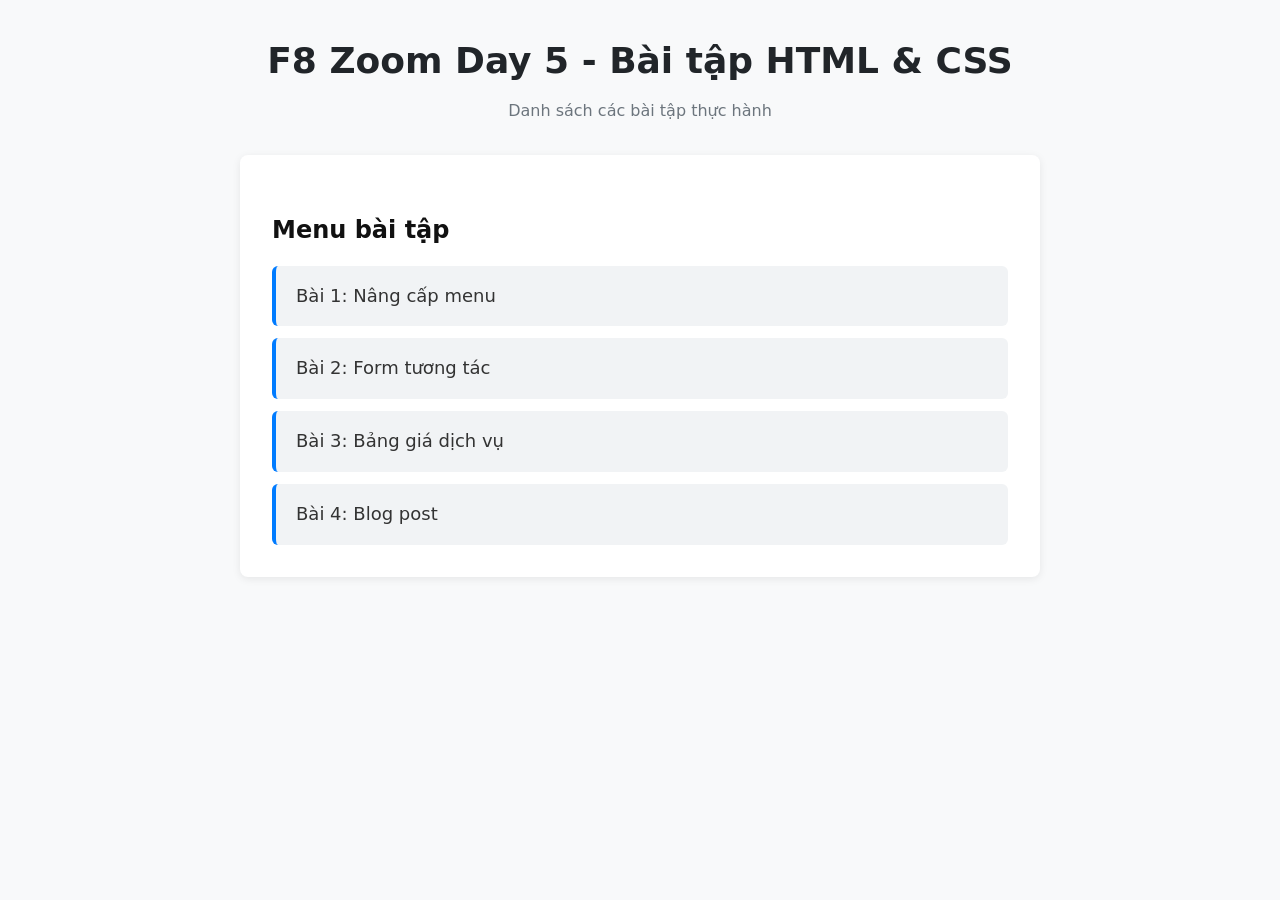
<file: index.html>
<!DOCTYPE html>
<html lang="vi">
<head>
    <meta charset="UTF-8">
    <meta name="viewport" content="width=device-width, initial-scale=1.0">
    <title>F8 Zoom Day 5 - Danh sách bài tập</title>
    <!-- Reset CSS -->
    <link rel="stylesheet" href="./css/reset.css">
    <!-- Style CSS chung -->
    <link rel="stylesheet" href="./css/style.css">
</head>
<body>
    <header class="header">
        <h1 class="page-title">F8 Zoom Day 5 - Bài tập HTML & CSS</h1>
        <p class="subtitle">Danh sách các bài tập thực hành</p>
    </header>

    <main class="container">
        <nav class="nav-menu">
            <h2 class="h2">Menu bài tập</h2>
            <ul class="exercise-list">
                <li class="exercise-item">
                    <a href="./menu-enhanced.html" class="exercise-link">Bài 1: Nâng cấp menu</a>
                </li>
                <li class="exercise-item">
                    <a href="./form-interactive.html" class="exercise-link">Bài 2: Form tương tác</a>
                </li>
                <li class="exercise-item">
                    <a href="./pricing-table.html" class="exercise-link">Bài 3: Bảng giá dịch vụ</a>
                </li>
                <li class="exercise-item">
                    <a href="./blog-post.html" class="exercise-link">Bài 4: Blog post</a>
                </li>
            </ul>
        </nav>
    </main>
</body>
</html>
</file>
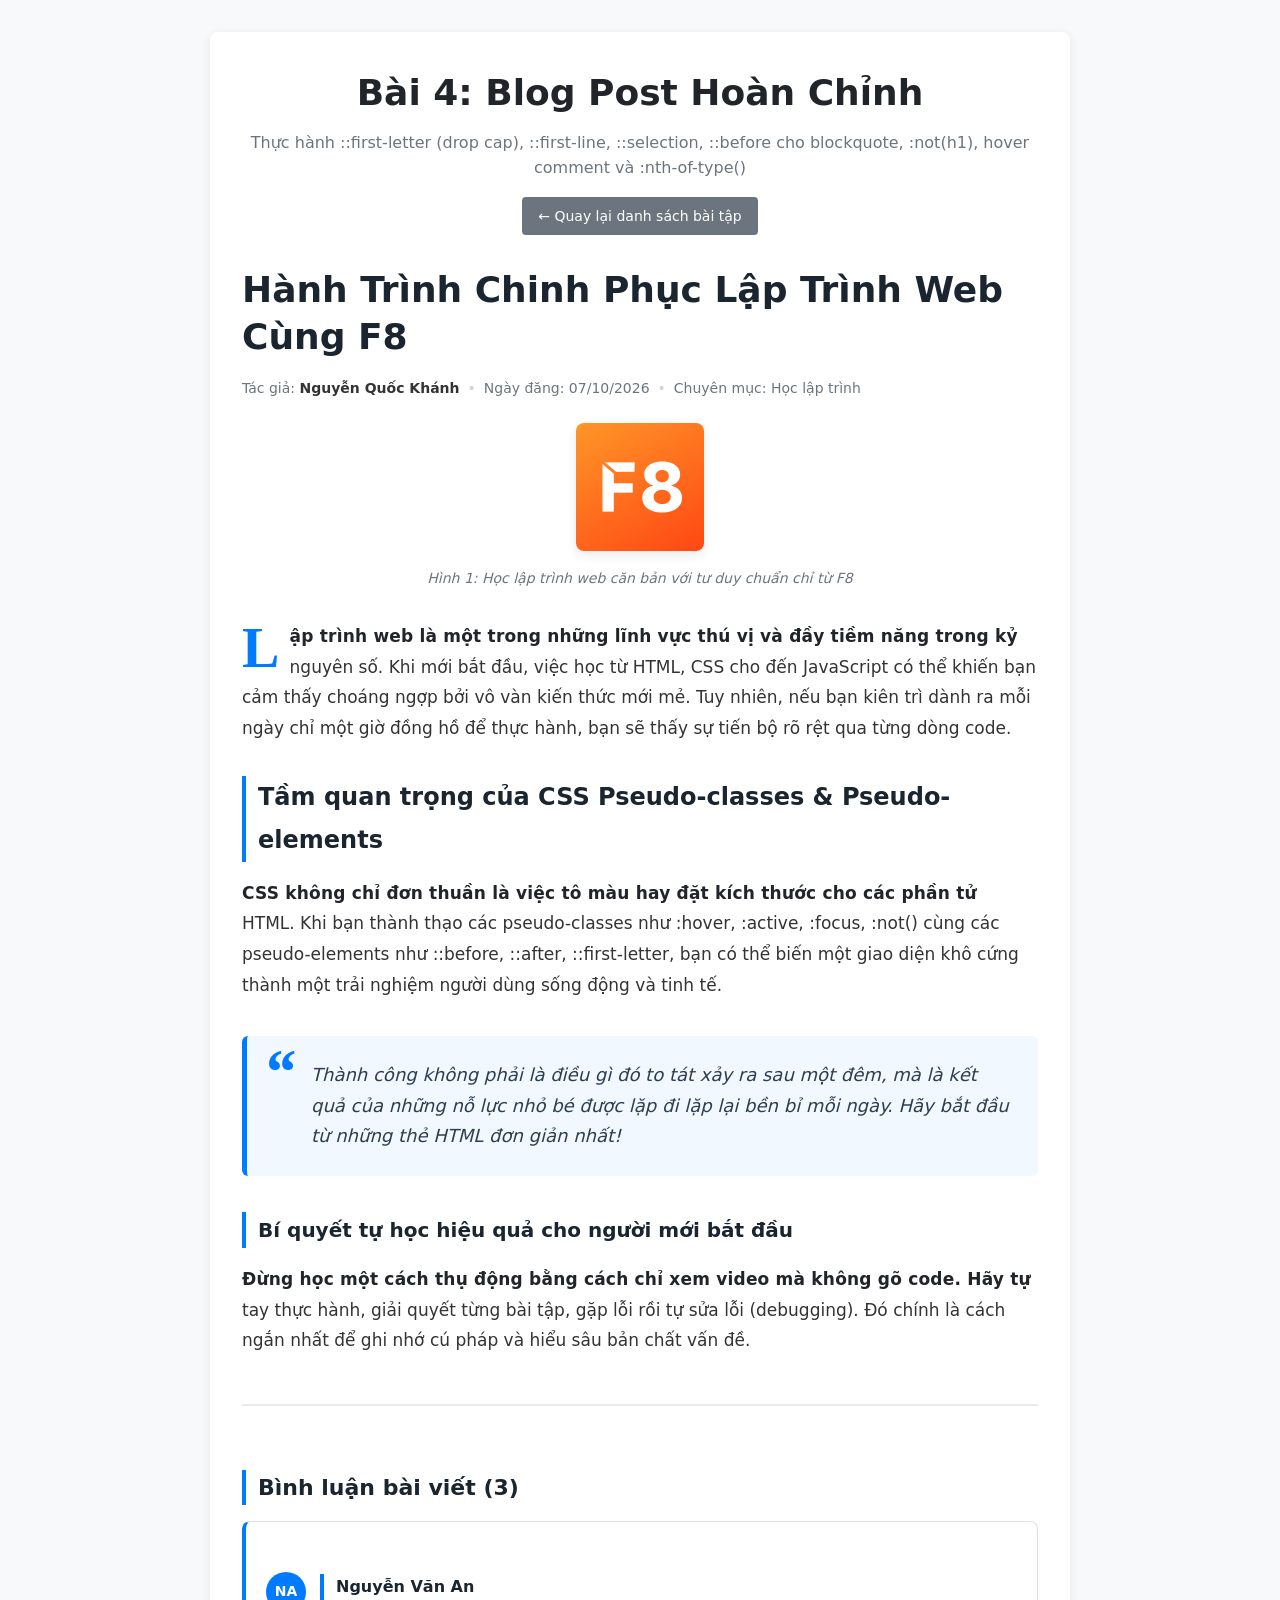
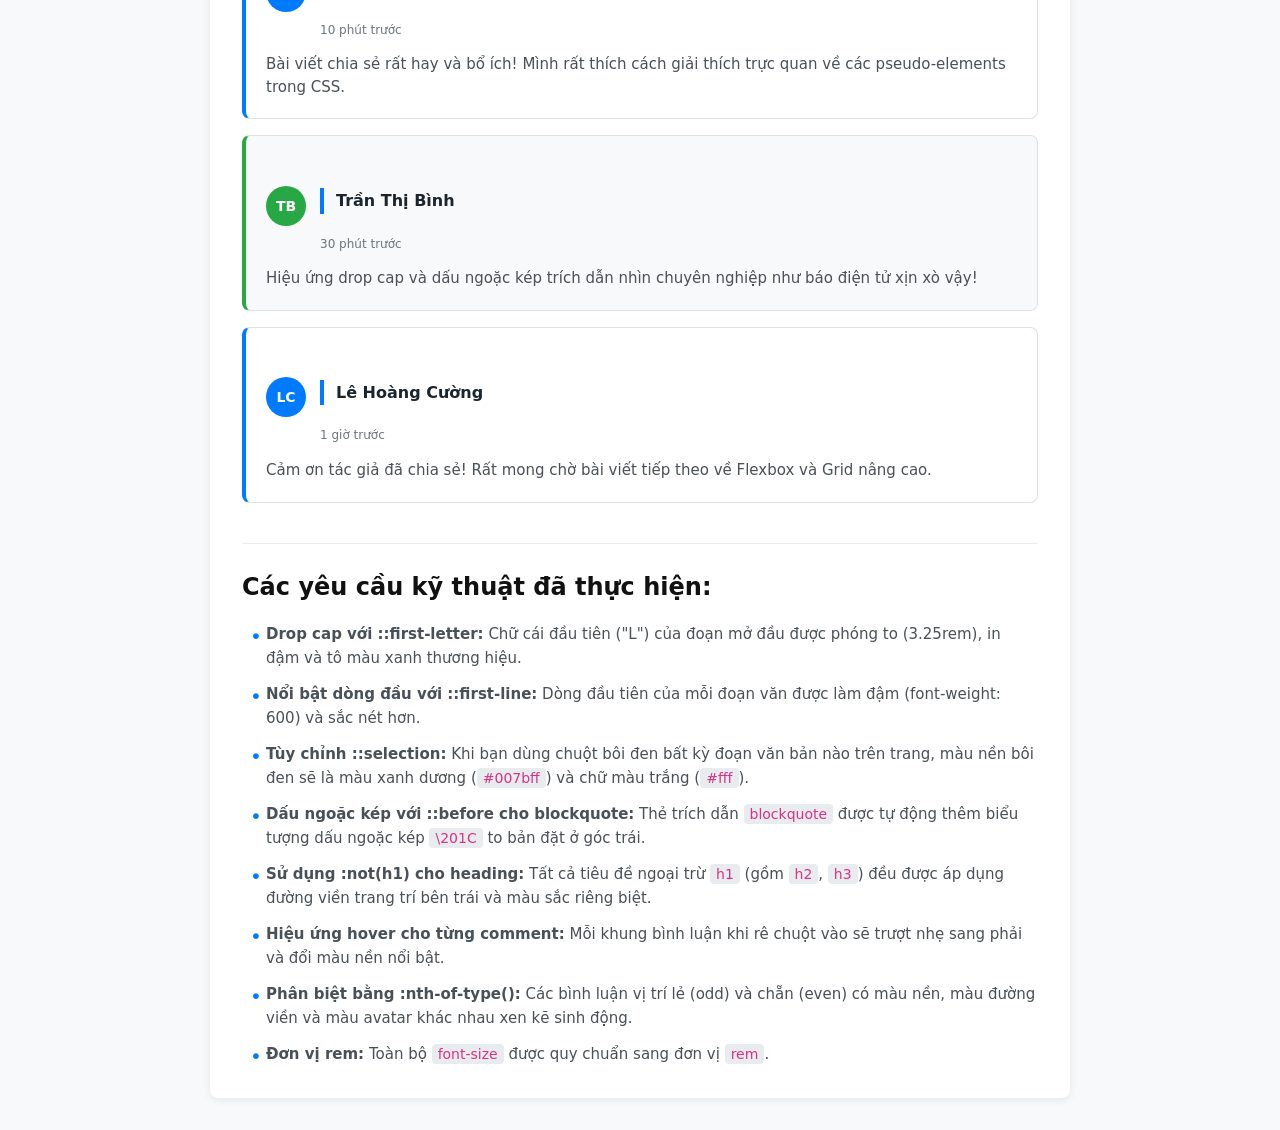
<file: blog-post.html>
<!DOCTYPE html>
<html lang="vi">
<head>
    <meta charset="UTF-8">
    <meta name="viewport" content="width=device-width, initial-scale=1.0">
    <title>Bài 4: Blog Post - F8 Zoom Day 5</title>
    <!-- Reset CSS -->
    <link rel="stylesheet" href="./css/reset.css">
    <!-- Style CSS chung và bài tập -->
    <link rel="stylesheet" href="./css/style.css">
</head>
<body>
    <div class="container container-blog">
        <header class="header">
            <h1 class="page-title">Bài 4: Blog Post Hoàn Chỉnh</h1>
            <p class="subtitle">Thực hành ::first-letter (drop cap), ::first-line, ::selection, ::before cho blockquote, :not(h1), hover comment và :nth-of-type()</p>
            <div class="back-home">
                <a href="./index.html" class="btn-back">&larr; Quay lại danh sách bài tập</a>
            </div>
        </header>

        <main>
            <!-- Khung bài viết Blog -->
            <article class="blog-article">
                <!-- Tiêu đề h1 của bài viết -->
                <h1 class="article-title">Hành Trình Chinh Phục Lập Trình Web Cùng F8</h1>
                
                <div class="article-meta">
                    <span class="meta-author">Tác giả: <strong>Nguyễn Quốc Khánh</strong></span>
                    <span class="meta-separator">•</span>
                    <span class="meta-date">Ngày đăng: 07/10/2026</span>
                    <span class="meta-separator">•</span>
                    <span class="meta-tag">Chuyên mục: Học lập trình</span>
                </div>

                <!-- Ảnh đại diện bài viết -->
                <div class="article-image-wrapper">
                    <img src="./img/img_logo.png" alt="Ảnh minh họa bài viết F8" class="article-image">
                    <p class="image-caption">Hình 1: Học lập trình web căn bản với tư duy chuẩn chỉ từ F8</p>
                </div>

                <!-- Nội dung bài viết -->
                <div class="blog-content">
                    <!-- Đoạn văn đầu tiên có Drop Cap với ::first-letter -->
                    <p class="intro-paragraph">
                        Lập trình web là một trong những lĩnh vực thú vị và đầy tiềm năng trong kỷ nguyên số. Khi mới bắt đầu, việc học từ HTML, CSS cho đến JavaScript có thể khiến bạn cảm thấy choáng ngợp bởi vô vàn kiến thức mới mẻ. Tuy nhiên, nếu bạn kiên trì dành ra mỗi ngày chỉ một giờ đồng hồ để thực hành, bạn sẽ thấy sự tiến bộ rõ rệt qua từng dòng code.
                    </p>

                    <!-- Heading h2 (được định dạng bằng :not(h1)) -->
                    <h2 class="sub-heading">Tầm quan trọng của CSS Pseudo-classes & Pseudo-elements</h2>
                    <p>
                        CSS không chỉ đơn thuần là việc tô màu hay đặt kích thước cho các phần tử HTML. Khi bạn thành thạo các pseudo-classes như <code>:hover</code>, <code>:active</code>, <code>:focus</code>, <code>:not()</code> cùng các pseudo-elements như <code>::before</code>, <code>::after</code>, <code>::first-letter</code>, bạn có thể biến một giao diện khô cứng thành một trải nghiệm người dùng sống động và tinh tế.
                    </p>

                    <!-- Đoạn trích dẫn blockquote có dấu ngoặc kép bằng ::before -->
                    <blockquote class="article-quote">
                        Thành công không phải là điều gì đó to tát xảy ra sau một đêm, mà là kết quả của những nỗ lực nhỏ bé được lặp đi lặp lại bền bỉ mỗi ngày. Hãy bắt đầu từ những thẻ HTML đơn giản nhất!
                    </blockquote>

                    <!-- Heading h3 (được định dạng bằng :not(h1)) -->
                    <h3 class="sub-heading-minor">Bí quyết tự học hiệu quả cho người mới bắt đầu</h3>
                    <p>
                        Đừng học một cách thụ động bằng cách chỉ xem video mà không gõ code. Hãy tự tay thực hành, giải quyết từng bài tập, gặp lỗi rồi tự sửa lỗi (debugging). Đó chính là cách ngắn nhất để ghi nhớ cú pháp và hiểu sâu bản chất vấn đề.
                    </p>
                </div>

                <!-- Phần bình luận (Comments) -->
                <section class="comments-section">
                    <h2 class="comments-title">Bình luận bài viết (3)</h2>
                    
                    <div class="comments-list">
                        <!-- Comment 1: nth-of-type(1) - odd -->
                        <div class="comment-item">
                            <div class="comment-header">
                                <div class="comment-avatar">NA</div>
                                <div class="comment-user-info">
                                    <h4 class="comment-author">Nguyễn Văn An</h4>
                                    <span class="comment-time">10 phút trước</span>
                                </div>
                            </div>
                            <div class="comment-body">
                                <p>Bài viết chia sẻ rất hay và bổ ích! Mình rất thích cách giải thích trực quan về các pseudo-elements trong CSS.</p>
                            </div>
                        </div>

                        <!-- Comment 2: nth-of-type(2) - even -->
                        <div class="comment-item">
                            <div class="comment-header">
                                <div class="comment-avatar">TB</div>
                                <div class="comment-user-info">
                                    <h4 class="comment-author">Trần Thị Bình</h4>
                                    <span class="comment-time">30 phút trước</span>
                                </div>
                            </div>
                            <div class="comment-body">
                                <p>Hiệu ứng drop cap và dấu ngoặc kép trích dẫn nhìn chuyên nghiệp như báo điện tử xịn xò vậy!</p>
                            </div>
                        </div>

                        <!-- Comment 3: nth-of-type(3) - odd -->
                        <div class="comment-item">
                            <div class="comment-header">
                                <div class="comment-avatar">LC</div>
                                <div class="comment-user-info">
                                    <h4 class="comment-author">Lê Hoàng Cường</h4>
                                    <span class="comment-time">1 giờ trước</span>
                                </div>
                            </div>
                            <div class="comment-body">
                                <p>Cảm ơn tác giả đã chia sẻ! Rất mong chờ bài viết tiếp theo về Flexbox và Grid nâng cao.</p>
                            </div>
                        </div>
                    </div>
                </section>
            </article>

            <!-- Mục giải thích kỹ thuật -->
            <section class="demo-content">
                <h2 class="h2">Các yêu cầu kỹ thuật đã thực hiện:</h2>
                <ul class="feature-notes">
                    <li>
                        <strong>Drop cap với ::first-letter:</strong> Chữ cái đầu tiên ("L") của đoạn mở đầu được phóng to (3.25rem), in đậm và tô màu xanh thương hiệu.
                    </li>
                    <li>
                        <strong>Nổi bật dòng đầu với ::first-line:</strong> Dòng đầu tiên của mỗi đoạn văn được làm đậm (font-weight: 600) và sắc nét hơn.
                    </li>
                    <li>
                        <strong>Tùy chỉnh ::selection:</strong> Khi bạn dùng chuột bôi đen bất kỳ đoạn văn bản nào trên trang, màu nền bôi đen sẽ là màu xanh dương (<code>#007bff</code>) và chữ màu trắng (<code>#fff</code>).
                    </li>
                    <li>
                        <strong>Dấu ngoặc kép với ::before cho blockquote:</strong> Thẻ trích dẫn <code>blockquote</code> được tự động thêm biểu tượng dấu ngoặc kép <code>\201C</code> to bản đặt ở góc trái.
                    </li>
                    <li>
                        <strong>Sử dụng :not(h1) cho heading:</strong> Tất cả tiêu đề ngoại trừ <code>h1</code> (gồm <code>h2</code>, <code>h3</code>) đều được áp dụng đường viền trang trí bên trái và màu sắc riêng biệt.
                    </li>
                    <li>
                        <strong>Hiệu ứng hover cho từng comment:</strong> Mỗi khung bình luận khi rê chuột vào sẽ trượt nhẹ sang phải và đổi màu nền nổi bật.
                    </li>
                    <li>
                        <strong>Phân biệt bằng :nth-of-type():</strong> Các bình luận vị trí lẻ (odd) và chẵn (even) có màu nền, màu đường viền và màu avatar khác nhau xen kẽ sinh động.
                    </li>
                    <li>
                        <strong>Đơn vị rem:</strong> Toàn bộ <code>font-size</code> được quy chuẩn sang đơn vị <code>rem</code>.
                    </li>
                </ul>
            </section>
        </main>
    </div>
</body>
</html>
</file>
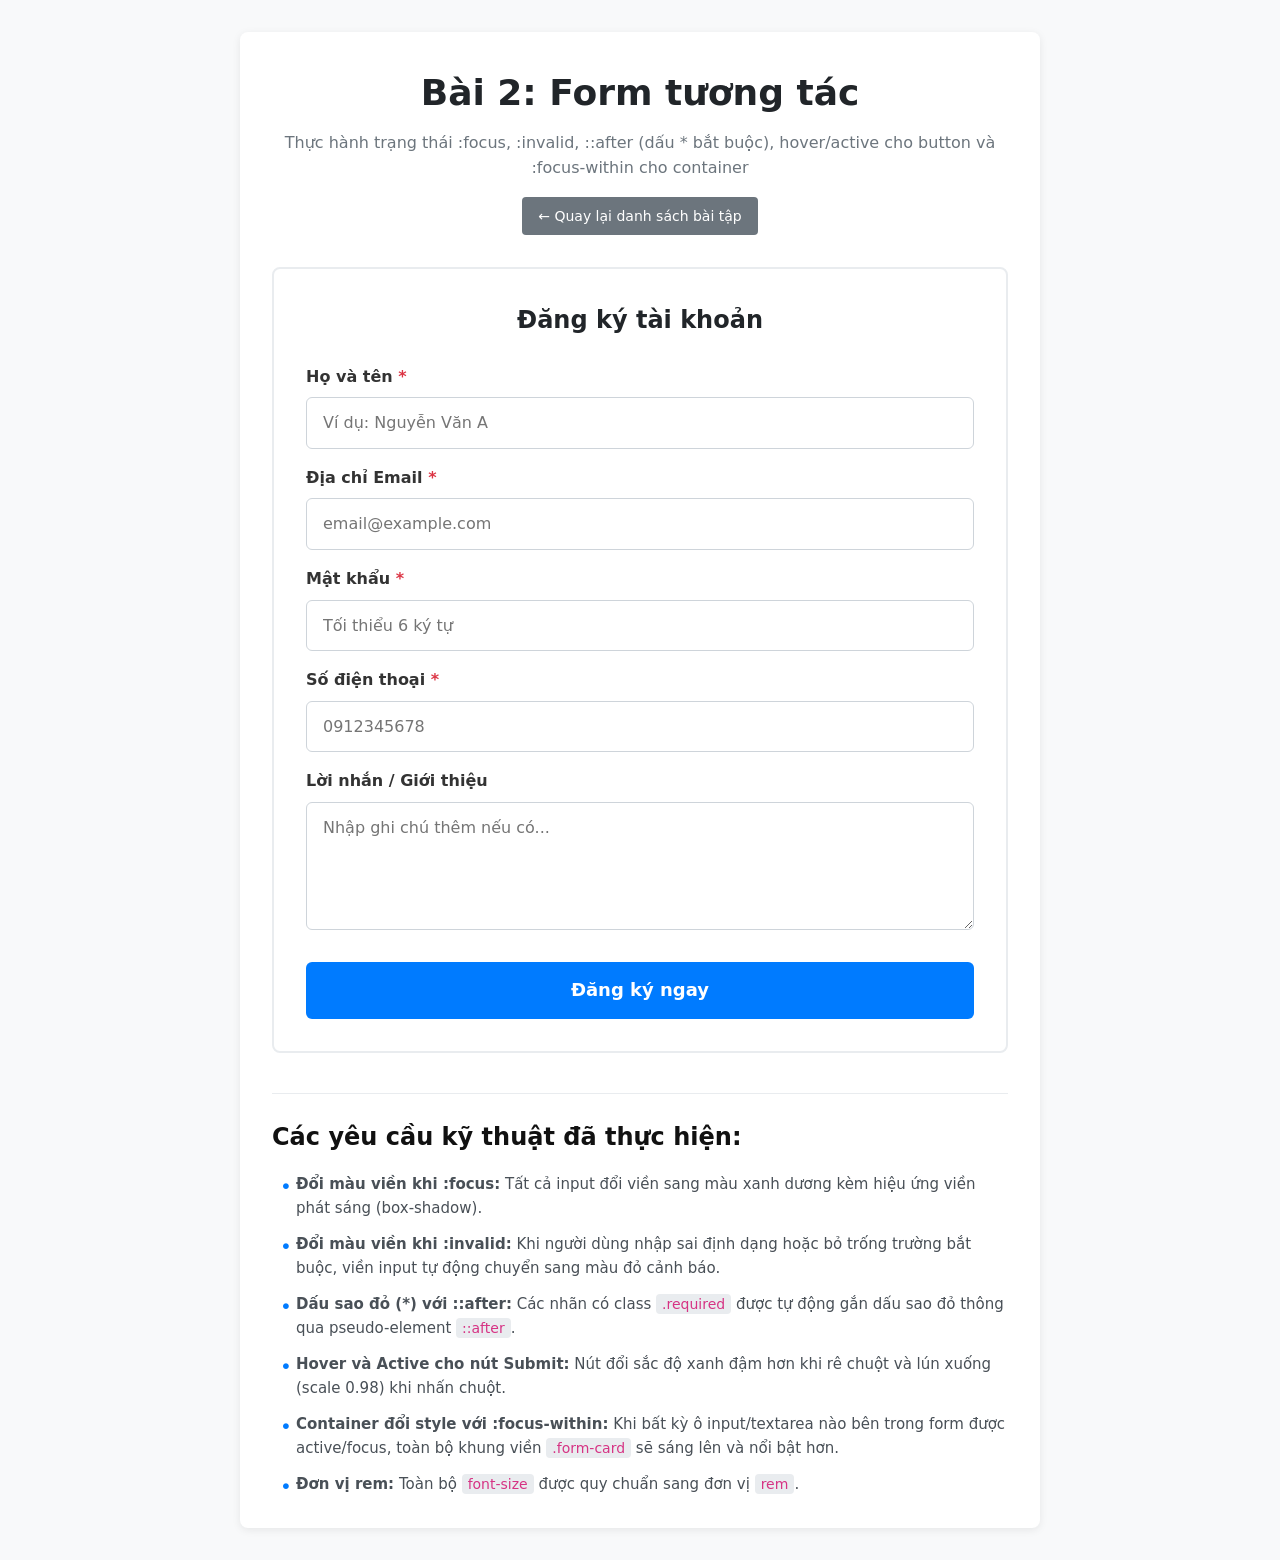
<file: form-interactive.html>
<!DOCTYPE html>
<html lang="vi">
<head>
    <meta charset="UTF-8">
    <meta name="viewport" content="width=device-width, initial-scale=1.0">
    <title>Bài 2: Form tương tác - F8 Zoom Day 5</title>
    <!-- Reset CSS -->
    <link rel="stylesheet" href="./css/reset.css">
    <!-- Style CSS chung và bài tập -->
    <link rel="stylesheet" href="./css/style.css">
</head>
<body>
    <div class="container">
        <header class="header">
            <h1 class="page-title">Bài 2: Form tương tác</h1>
            <p class="subtitle">Thực hành trạng thái :focus, :invalid, ::after (dấu * bắt buộc), hover/active cho button và :focus-within cho container</p>
            <div class="back-home">
                <a href="./index.html" class="btn-back">&larr; Quay lại danh sách bài tập</a>
            </div>
        </header>

        <main>
            <!-- Form Card Container với hiệu ứng :focus-within -->
            <div class="form-card">
                <form action="#" method="post" class="interactive-form" novalidate>
                    <h2 class="h2 form-heading">Đăng ký tài khoản</h2>

                    <!-- Họ và tên (Bắt buộc) -->
                    <div class="form-group">
                        <label for="fullname" class="form-label required">Họ và tên</label>
                        <input 
                            type="text" 
                            id="fullname" 
                            name="fullname" 
                            class="text-input" 
                            placeholder="Ví dụ: Nguyễn Văn A" 
                            required 
                            minlength="2"
                        >
                        <span class="input-hint">Họ tên phải có ít nhất 2 ký tự</span>
                    </div>

                    <!-- Email (Bắt buộc, kiểm tra định dạng email) -->
                    <div class="form-group">
                        <label for="email" class="form-label required">Địa chỉ Email</label>
                        <input 
                            type="email" 
                            id="email" 
                            name="email" 
                            class="text-input" 
                            placeholder="email@example.com" 
                            required
                        >
                        <span class="input-hint">Vui lòng nhập đúng định dạng email (ví dụ: name@domain.com)</span>
                    </div>

                    <!-- Mật khẩu (Bắt buộc, tối thiểu 6 ký tự) -->
                    <div class="form-group">
                        <label for="password" class="form-label required">Mật khẩu</label>
                        <input 
                            type="password" 
                            id="password" 
                            name="password" 
                            class="text-input" 
                            placeholder="Tối thiểu 6 ký tự" 
                            required 
                            minlength="6"
                        >
                        <span class="input-hint">Mật khẩu tối thiểu 6 ký tự</span>
                    </div>

                    <!-- Số điện thoại (Bắt buộc, pattern 10 số) -->
                    <div class="form-group">
                        <label for="phone" class="form-label required">Số điện thoại</label>
                        <input 
                            type="tel" 
                            id="phone" 
                            name="phone" 
                            class="text-input" 
                            placeholder="0912345678" 
                            pattern="0[0-9]{9}" 
                            required
                        >
                        <span class="input-hint">Số điện thoại 10 chữ số bắt đầu bằng số 0</span>
                    </div>

                    <!-- Lời nhắn (Không bắt buộc) -->
                    <div class="form-group">
                        <label for="message" class="form-label">Lời nhắn / Giới thiệu</label>
                        <textarea 
                            id="message" 
                            name="message" 
                            class="text-input text-area" 
                            rows="4" 
                            placeholder="Nhập ghi chú thêm nếu có..."
                        ></textarea>
                    </div>

                    <!-- Nút submit với hiệu ứng hover và active -->
                    <button type="submit" class="btn btn-submit">Đăng ký ngay</button>
                </form>
            </div>

            <!-- Mục giải thích kỹ thuật -->
            <section class="demo-content">
                <h2 class="h2">Các yêu cầu kỹ thuật đã thực hiện:</h2>
                <ul class="feature-notes">
                    <li>
                        <strong>Đổi màu viền khi :focus:</strong> Tất cả input đổi viền sang màu xanh dương kèm hiệu ứng viền phát sáng (box-shadow).
                    </li>
                    <li>
                        <strong>Đổi màu viền khi :invalid:</strong> Khi người dùng nhập sai định dạng hoặc bỏ trống trường bắt buộc, viền input tự động chuyển sang màu đỏ cảnh báo.
                    </li>
                    <li>
                        <strong>Dấu sao đỏ (*) với ::after:</strong> Các nhãn có class <code>.required</code> được tự động gắn dấu sao đỏ thông qua pseudo-element <code>::after</code>.
                    </li>
                    <li>
                        <strong>Hover và Active cho nút Submit:</strong> Nút đổi sắc độ xanh đậm hơn khi rê chuột và lún xuống (scale 0.98) khi nhấn chuột.
                    </li>
                    <li>
                        <strong>Container đổi style với :focus-within:</strong> Khi bất kỳ ô input/textarea nào bên trong form được active/focus, toàn bộ khung viền <code>.form-card</code> sẽ sáng lên và nổi bật hơn.
                    </li>
                    <li>
                        <strong>Đơn vị rem:</strong> Toàn bộ <code>font-size</code> được quy chuẩn sang đơn vị <code>rem</code>.
                    </li>
                </ul>
            </section>
        </main>
    </div>
</body>
</html>
</file>
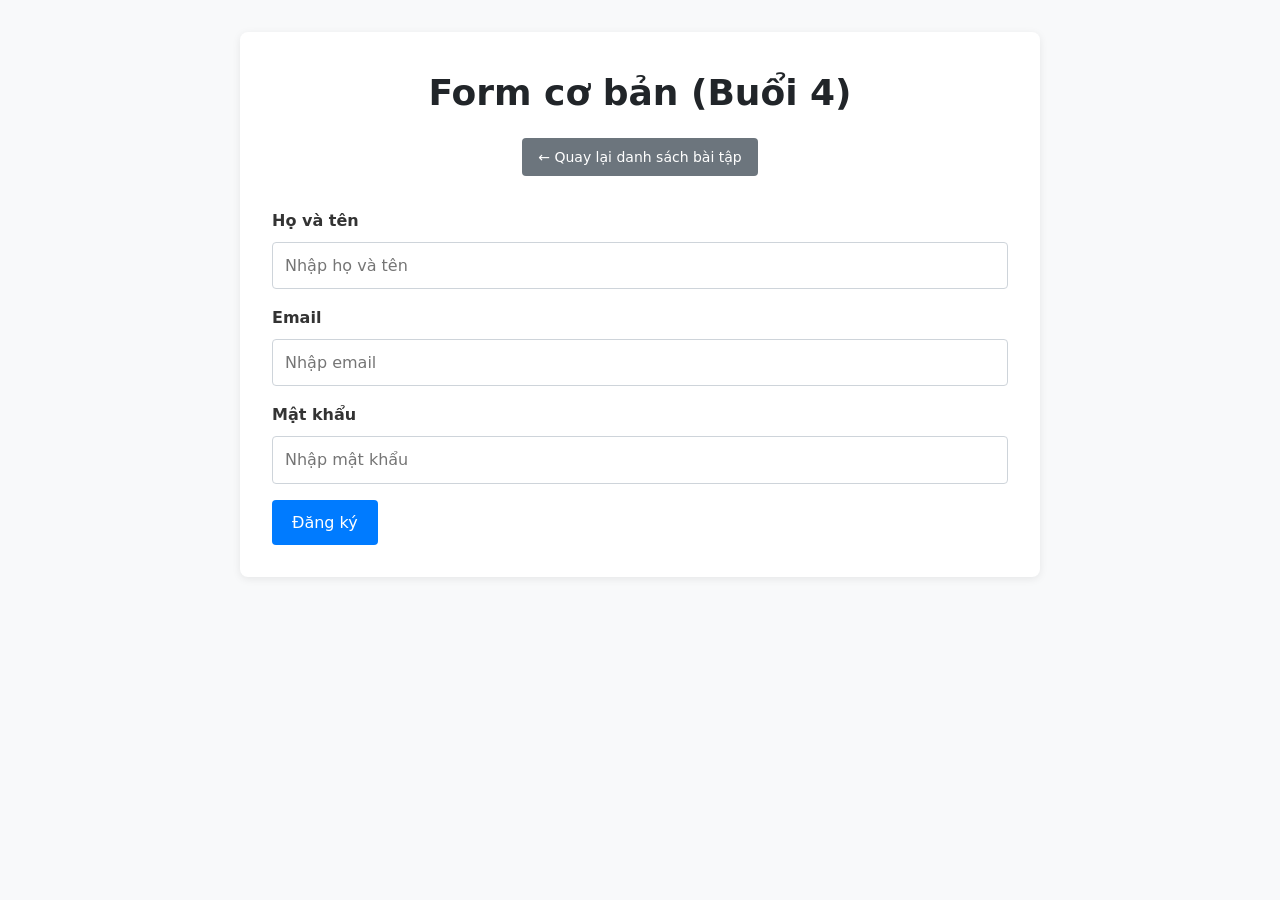
<file: form.html>
<!DOCTYPE html>
<html lang="vi">
<head>
    <meta charset="UTF-8">
    <meta name="viewport" content="width=device-width, initial-scale=1.0">
    <title>Form cơ bản - Buổi 4</title>
    <!-- Reset CSS -->
    <link rel="stylesheet" href="./css/reset.css">
    <!-- Style CSS -->
    <link rel="stylesheet" href="./css/style.css">
</head>
<body>
    <div class="container">
        <header class="header">
            <h1 class="page-title">Form cơ bản (Buổi 4)</h1>
            <div class="back-home">
                <a href="./index.html" class="btn-back">&larr; Quay lại danh sách bài tập</a>
            </div>
        </header>

        <main>
            <form action="" method="post" class="basic-form">
                <div class="form-group">
                    <label for="basic-fullname" class="form-label">Họ và tên</label>
                    <input type="text" id="basic-fullname" class="text-input" placeholder="Nhập họ và tên">
                </div>

                <div class="form-group">
                    <label for="basic-email" class="form-label">Email</label>
                    <input type="email" id="basic-email" class="text-input" placeholder="Nhập email">
                </div>

                <div class="form-group">
                    <label for="basic-password" class="form-label">Mật khẩu</label>
                    <input type="password" id="basic-password" class="text-input" placeholder="Nhập mật khẩu">
                </div>

                <button type="submit" class="btn">Đăng ký</button>
            </form>
        </main>
    </div>
</body>
</html>
</file>
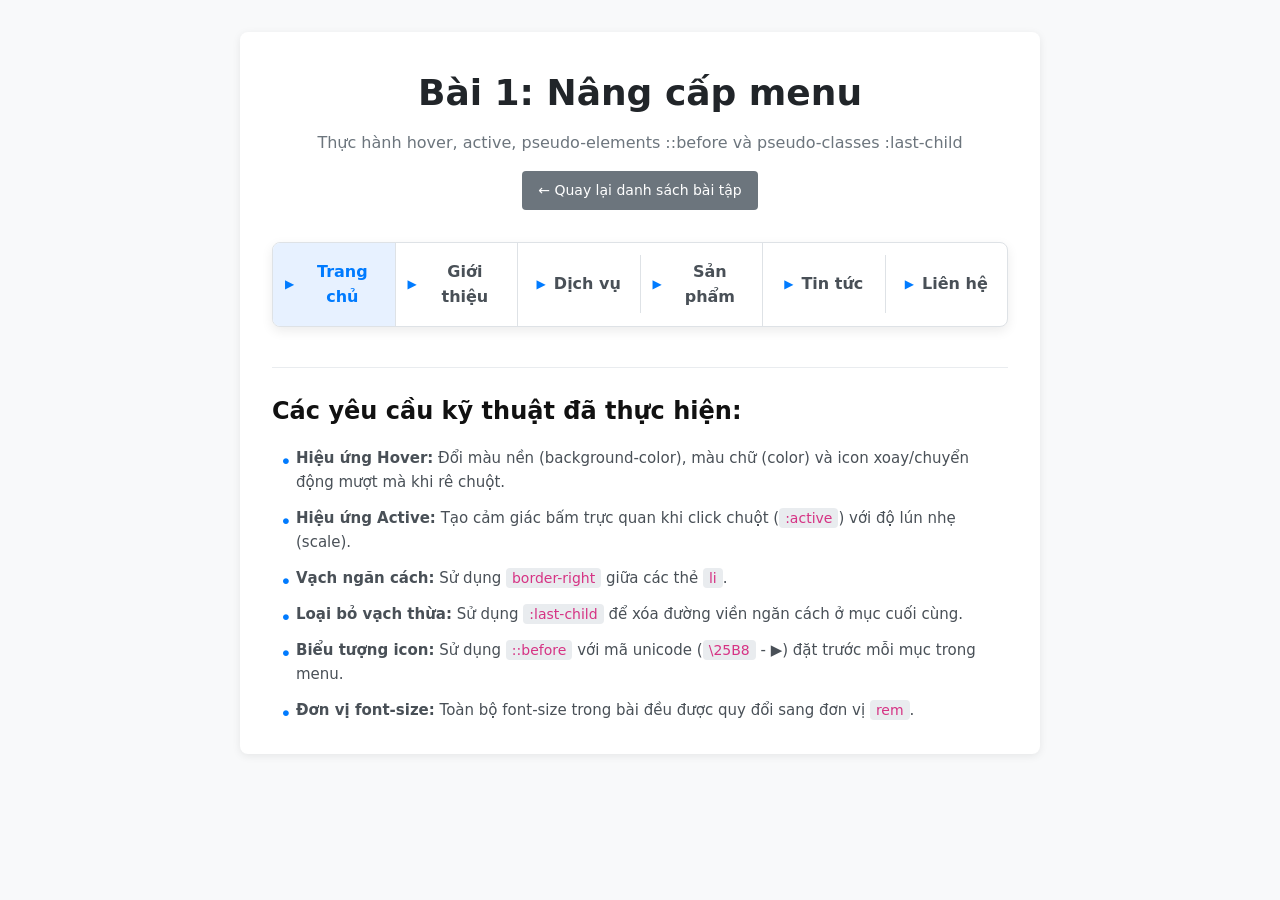
<file: menu-enhanced.html>
<!DOCTYPE html>
<html lang="vi">
<head>
    <meta charset="UTF-8">
    <meta name="viewport" content="width=device-width, initial-scale=1.0">
    <title>Bài 1: Nâng cấp menu - F8 Zoom Day 5</title>
    <!-- Reset CSS: loại bỏ các định dạng mặc định -->
    <link rel="stylesheet" href="./css/reset.css">
    <!-- Style CSS chung cho toàn bộ bài tập -->
    <link rel="stylesheet" href="./css/style.css">
</head>
<body>
    <div class="container">
        <header class="header">
            <h1 class="page-title">Bài 1: Nâng cấp menu</h1>
            <p class="subtitle">Thực hành hover, active, pseudo-elements ::before và pseudo-classes :last-child</p>
            <div class="back-home">
                <a href="./index.html" class="btn-back">&larr; Quay lại danh sách bài tập</a>
            </div>
        </header>

        <main>
            <!-- Navigation Menu Enhanced -->
            <nav class="main-nav" aria-label="Menu chính">
                <ul class="nav-list">
                    <li class="nav-item active">
                        <a href="#home" class="nav-link">Trang chủ</a>
                    </li>
                    <li class="nav-item">
                        <a href="#about" class="nav-link">Giới thiệu</a>
                    </li>
                    <li class="nav-item">
                        <a href="#services" class="nav-link">Dịch vụ</a>
                    </li>
                    <li class="nav-item">
                        <a href="#products" class="nav-link">Sản phẩm</a>
                    </li>
                    <li class="nav-item">
                        <a href="#news" class="nav-link">Tin tức</a>
                    </li>
                    <li class="nav-item">
                        <a href="#contact" class="nav-link">Liên hệ</a>
                    </li>
                </ul>
            </nav>

            <section class="demo-content">
                <h2 class="h2">Các yêu cầu kỹ thuật đã thực hiện:</h2>
                <ul class="feature-notes">
                    <li>
                        <strong>Hiệu ứng Hover:</strong> Đổi màu nền (background-color), màu chữ (color) và icon xoay/chuyển động mượt mà khi rê chuột.
                    </li>
                    <li>
                        <strong>Hiệu ứng Active:</strong> Tạo cảm giác bấm trực quan khi click chuột (<code>:active</code>) với độ lún nhẹ (scale).
                    </li>
                    <li>
                        <strong>Vạch ngăn cách:</strong> Sử dụng <code>border-right</code> giữa các thẻ <code>li</code>.
                    </li>
                    <li>
                        <strong>Loại bỏ vạch thừa:</strong> Sử dụng <code>:last-child</code> để xóa đường viền ngăn cách ở mục cuối cùng.
                    </li>
                    <li>
                        <strong>Biểu tượng icon:</strong> Sử dụng <code>::before</code> với mã unicode (<code>\25B8</code> - ▶) đặt trước mỗi mục trong menu.
                    </li>
                    <li>
                        <strong>Đơn vị font-size:</strong> Toàn bộ font-size trong bài đều được quy đổi sang đơn vị <code>rem</code>.
                    </li>
                </ul>
            </section>
        </main>
    </div>
</body>
</html>
</file>
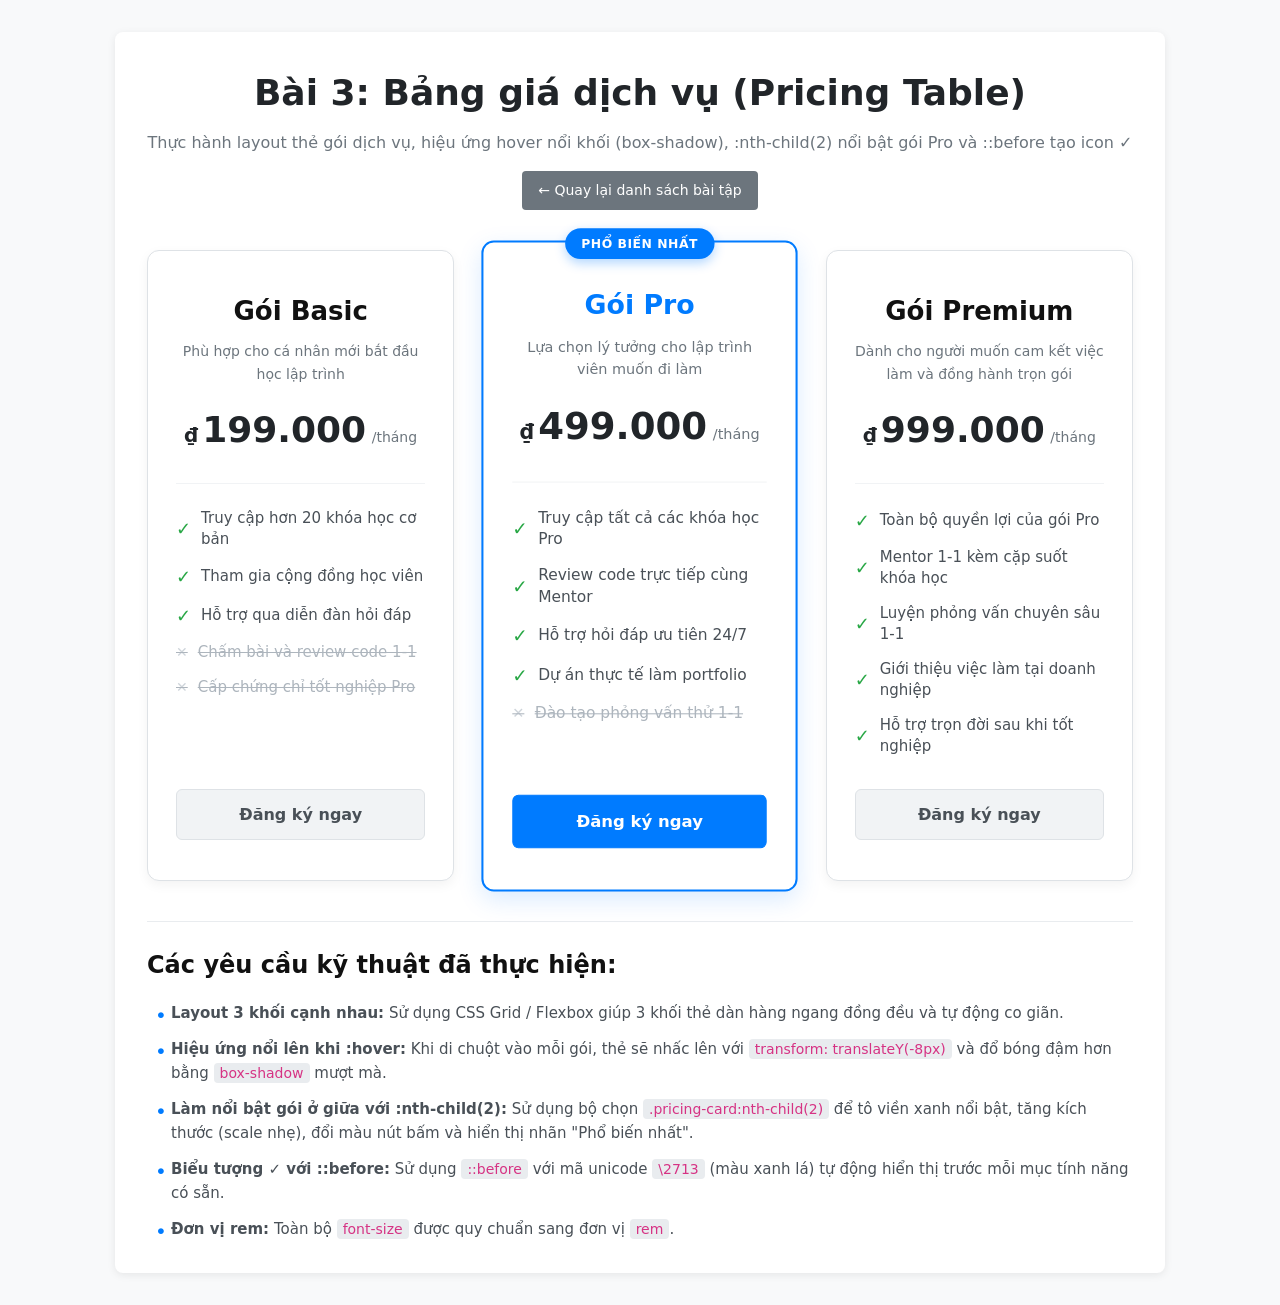
<file: pricing-table.html>
<!DOCTYPE html>
<html lang="vi">
<head>
    <meta charset="UTF-8">
    <meta name="viewport" content="width=device-width, initial-scale=1.0">
    <title>Bài 3: Bảng giá dịch vụ - F8 Zoom Day 5</title>
    <!-- Reset CSS -->
    <link rel="stylesheet" href="./css/reset.css">
    <!-- Style CSS chung và bài tập -->
    <link rel="stylesheet" href="./css/style.css">
</head>
<body>
    <div class="container container-wide">
        <header class="header">
            <h1 class="page-title">Bài 3: Bảng giá dịch vụ (Pricing Table)</h1>
            <p class="subtitle">Thực hành layout thẻ gói dịch vụ, hiệu ứng hover nổi khối (box-shadow), :nth-child(2) nổi bật gói Pro và ::before tạo icon ✓</p>
            <div class="back-home">
                <a href="./index.html" class="btn-back">&larr; Quay lại danh sách bài tập</a>
            </div>
        </header>

        <main>
            <!-- 3 khối Pricing đặt cạnh nhau -->
            <div class="pricing-container">
                <!-- Gói 1: Basic -->
                <div class="pricing-card">
                    <div class="pricing-header">
                        <h2 class="pricing-name">Gói Basic</h2>
                        <p class="pricing-desc">Phù hợp cho cá nhân mới bắt đầu học lập trình</p>
                        <div class="pricing-price">
                            <span class="currency">₫</span>
                            <span class="amount">199.000</span>
                            <span class="period">/tháng</span>
                        </div>
                    </div>
                    <ul class="pricing-features">
                        <li class="feature-item">Truy cập hơn 20 khóa học cơ bản</li>
                        <li class="feature-item">Tham gia cộng đồng học viên</li>
                        <li class="feature-item">Hỗ trợ qua diễn đàn hỏi đáp</li>
                        <li class="feature-item disabled">Chấm bài và review code 1-1</li>
                        <li class="feature-item disabled">Cấp chứng chỉ tốt nghiệp Pro</li>
                    </ul>
                    <div class="pricing-action">
                        <a href="#register-basic" class="btn btn-pricing">Đăng ký ngay</a>
                    </div>
                </div>

                <!-- Gói 2: Pro (Được làm nổi bật bằng :nth-child(2)) -->
                <div class="pricing-card">
                    <span class="pricing-badge">Phổ biến nhất</span>
                    <div class="pricing-header">
                        <h2 class="pricing-name">Gói Pro</h2>
                        <p class="pricing-desc">Lựa chọn lý tưởng cho lập trình viên muốn đi làm</p>
                        <div class="pricing-price">
                            <span class="currency">₫</span>
                            <span class="amount">499.000</span>
                            <span class="period">/tháng</span>
                        </div>
                    </div>
                    <ul class="pricing-features">
                        <li class="feature-item">Truy cập tất cả các khóa học Pro</li>
                        <li class="feature-item">Review code trực tiếp cùng Mentor</li>
                        <li class="feature-item">Hỗ trợ hỏi đáp ưu tiên 24/7</li>
                        <li class="feature-item">Dự án thực tế làm portfolio</li>
                        <li class="feature-item disabled">Đào tạo phỏng vấn thử 1-1</li>
                    </ul>
                    <div class="pricing-action">
                        <a href="#register-pro" class="btn btn-pricing btn-primary">Đăng ký ngay</a>
                    </div>
                </div>

                <!-- Gói 3: Premium -->
                <div class="pricing-card">
                    <div class="pricing-header">
                        <h2 class="pricing-name">Gói Premium</h2>
                        <p class="pricing-desc">Dành cho người muốn cam kết việc làm và đồng hành trọn gói</p>
                        <div class="pricing-price">
                            <span class="currency">₫</span>
                            <span class="amount">999.000</span>
                            <span class="period">/tháng</span>
                        </div>
                    </div>
                    <ul class="pricing-features">
                        <li class="feature-item">Toàn bộ quyền lợi của gói Pro</li>
                        <li class="feature-item">Mentor 1-1 kèm cặp suốt khóa học</li>
                        <li class="feature-item">Luyện phỏng vấn chuyên sâu 1-1</li>
                        <li class="feature-item">Giới thiệu việc làm tại doanh nghiệp</li>
                        <li class="feature-item">Hỗ trợ trọn đời sau khi tốt nghiệp</li>
                    </ul>
                    <div class="pricing-action">
                        <a href="#register-premium" class="btn btn-pricing">Đăng ký ngay</a>
                    </div>
                </div>
            </div>

            <!-- Mục giải thích kỹ thuật -->
            <section class="demo-content">
                <h2 class="h2">Các yêu cầu kỹ thuật đã thực hiện:</h2>
                <ul class="feature-notes">
                    <li>
                        <strong>Layout 3 khối cạnh nhau:</strong> Sử dụng CSS Grid / Flexbox giúp 3 khối thẻ dàn hàng ngang đồng đều và tự động co giãn.
                    </li>
                    <li>
                        <strong>Hiệu ứng nổi lên khi :hover:</strong> Khi di chuột vào mỗi gói, thẻ sẽ nhấc lên với <code>transform: translateY(-8px)</code> và đổ bóng đậm hơn bằng <code>box-shadow</code> mượt mà.
                    </li>
                    <li>
                        <strong>Làm nổi bật gói ở giữa với :nth-child(2):</strong> Sử dụng bộ chọn <code>.pricing-card:nth-child(2)</code> để tô viền xanh nổi bật, tăng kích thước (scale nhẹ), đổi màu nút bấm và hiển thị nhãn "Phổ biến nhất".
                    </li>
                    <li>
                        <strong>Biểu tượng ✓ với ::before:</strong> Sử dụng <code>::before</code> với mã unicode <code>\2713</code> (màu xanh lá) tự động hiển thị trước mỗi mục tính năng có sẵn.
                    </li>
                    <li>
                        <strong>Đơn vị rem:</strong> Toàn bộ <code>font-size</code> được quy chuẩn sang đơn vị <code>rem</code>.
                    </li>
                </ul>
            </section>
        </main>
    </div>
</body>
</html>
</file>
<file: css/style.css>
/* Setup cơ bản trang trước khi CSS */
* {
    box-sizing: border-box; /* Đảm bảo kích thước bao gồm cả padding và border */
}

html {
    font-size: 16px; /* Thiết lập kích thước gốc 1rem = 16px */
}

body {
    font-family: system-ui, -apple-system, BlinkMacSystemFont, "Segoe UI", Roboto, "Helvetica Neue", Arial, sans-serif;
    line-height: 1.6;
    color: #333;
    background-color: #f8f9fa;
    padding: 2rem 1rem;
}

h1, h2, h3, h4, h5, h6 {
    font-weight: bold;
    color: #111;
}

h1 {
    font-size: 2rem;
    margin-bottom: 0.5rem;
}

h2, .h2 {
    font-size: 1.5rem;
    margin-bottom: 1rem;
}

h3 {
    font-size: 1.25rem;
    margin-bottom: 0.75rem;
}

b, strong {
    font-weight: bold;
}

i, em {
    font-style: italic;
}

u {
    text-decoration: underline;
}

a {
    color: #007bff;
    text-decoration: none;
    transition: color 0.2s ease;
}

a:hover {
    color: #0056b3;
    text-decoration: underline;
}

input, textarea, select, button {
    font-family: inherit;
    font-size: inherit;
    line-height: inherit;
}

/* Layout container chung */
.container {
    max-width: 800px;
    margin: 0 auto;
    background: #fff;
    padding: 2rem;
    border-radius: 8px;
    box-shadow: 0 2px 8px rgba(0, 0, 0, 0.08);
}

.header {
    text-align: center;
    margin-bottom: 2rem;
}

.page-title {
    font-size: 2.25rem;
    color: #212529;
}

.subtitle {
    font-size: 1rem;
    color: #6c757d;
}

/* Menu liên kết các bài tập */
.nav-menu {
    margin-top: 1.5rem;
}

.exercise-list {
    display: flex;
    flex-direction: column;
    gap: 0.75rem;
}

.exercise-item {
    list-style: none;
}

.exercise-link {
    display: block;
    padding: 1rem 1.25rem;
    background-color: #f1f3f5;
    border-radius: 6px;
    font-size: 1.125rem;
    font-weight: 500;
    color: #333;
    border-left: 4px solid #007bff;
    transition: all 0.2s ease;
}

.exercise-link:hover {
    background-color: #e7f1ff;
    color: #007bff;
    text-decoration: none;
    transform: translateX(4px);
}

/* Form controls & Button dùng chung */
.form-group {
    margin-bottom: 1rem;
}

.form-label {
    display: block;
    margin-bottom: 0.5rem;
    font-weight: bold;
    font-size: 1rem;
}

.text-input {
    width: 100%;
    padding: 0.625rem 0.75rem;
    border: 1px solid #ced4da;
    outline: none;
    border-radius: 4px;
    font-size: 1rem;
    transition: border-color 0.2s ease, box-shadow 0.2s ease;
}

.text-input:focus {
    border-color: #80bdff;
    box-shadow: 0 0 0 0.2rem rgba(0, 123, 255, 0.25);
}

.btn {
    display: inline-block;
    padding: 0.625rem 1.25rem;
    border: none;
    border-radius: 4px;
    background-color: #007bff;
    color: #fff;
    font-size: 1rem;
    cursor: pointer;
    text-align: center;
    transition: background-color 0.2s ease;
}

.btn:hover {
    background-color: #0056b3;
}

.sr-only {
    position: absolute;
    width: 1px;
    height: 1px;
    padding: 0;
    margin: -1px;
    overflow: hidden;
    clip: rect(0, 0, 0, 0);
    white-space: nowrap;
    border: 0;
}

/* ========================================================
   BÀI 1: NÂNG CẤP MENU (menu-enhanced.html)
   ======================================================== */

.back-home {
    margin-top: 1rem;
}

.btn-back {
    display: inline-block;
    padding: 0.5rem 1rem;
    background-color: #6c757d;
    color: #ffffff;
    border-radius: 4px;
    font-size: 0.875rem;
    transition: background-color 0.2s ease;
}

.btn-back:hover {
    background-color: #5a6268;
    color: #ffffff;
    text-decoration: none;
}

/* Menu nâng cao */
.main-nav {
    background-color: #ffffff;
    border-radius: 8px;
    box-shadow: 0 4px 12px rgba(0, 0, 0, 0.08);
    overflow: hidden;
    margin: 2rem 0;
    border: 1px solid #dee2e6;
}

.nav-list {
    display: flex;
    flex-wrap: wrap;
    align-items: center;
    margin: 0;
    padding: 0;
}

/* Thẻ li với border-right tạo vạch ngăn cách giữa các mục */
.nav-item {
    flex: 1;
    min-width: 110px;
    text-align: center;
    border-right: 1px solid #dee2e6; /* Vạch ngăn cách giữa các mục */
    position: relative;
    transition: background-color 0.25s ease, transform 0.15s ease;
}

/* Loại bỏ vạch thừa ở mục cuối cùng */
.nav-item:last-child {
    border-right: none;
}

/* Liên kết menu a */
.nav-link {
    display: flex;
    align-items: center;
    justify-content: center;
    padding: 1rem 0.75rem;
    color: #495057;
    font-size: 1rem; /* font-size sử dụng đơn vị rem */
    font-weight: 600;
    text-decoration: none;
    transition: color 0.25s ease;
}

/* Sử dụng ::before để thêm biểu tượng (icon) nhỏ trước mỗi thẻ a */
.nav-link::before {
    content: "\25B6"; /* Unicode mũi tên tam giác */
    display: inline-block;
    margin-right: 0.5rem;
    font-size: 0.75rem; /* rem */
    color: #007bff;
    transition: transform 0.25s ease, color 0.25s ease;
}

/* 1. Hiệu ứng hover: đổi màu nền, màu chữ và biểu tượng */
.nav-item:hover {
    background-color: #007bff;
}

.nav-item:hover .nav-link {
    color: #ffffff;
    text-decoration: none;
}

.nav-item:hover .nav-link::before {
    color: #ffc107; /* Đổi màu icon sang vàng khi hover */
    transform: translateX(3px); /* Nhẹ nhàng dịch chuyển icon */
}

/* 2. Hiệu ứng active: khi click vào menu */
.nav-item:active {
    background-color: #0056b3;
    transform: scale(0.97); /* Hiệu ứng lún nhẹ khi bấm */
}

.nav-item:active .nav-link {
    color: #f8f9fa;
}

.nav-item:active .nav-link::before {
    color: #ffca2c;
}

/* Trạng thái active item (mục hiện tại đang được chọn) */
.nav-item.active {
    background-color: #e7f1ff;
}

.nav-item.active .nav-link {
    color: #007bff;
}

.nav-item.active:hover {
    background-color: #007bff;
}

.nav-item.active:hover .nav-link {
    color: #ffffff;
}

/* Khu vực hiển thị mô tả & ghi chú bài tập */
.demo-content {
    margin-top: 2.5rem;
    padding-top: 1.5rem;
    border-top: 1px solid #e9ecef;
}

.feature-notes {
    margin-top: 1rem;
    display: flex;
    flex-direction: column;
    gap: 0.75rem;
}

.feature-notes li {
    font-size: 0.9375rem; /* rem */
    line-height: 1.6;
    padding-left: 1.5rem;
    position: relative;
    color: #495057;
}

.feature-notes li::before {
    content: "\2022"; /* Unicode bullet */
    color: #007bff;
    font-size: 1.25rem;
    position: absolute;
    left: 0.5rem;
    top: -0.1rem;
}

.feature-notes code {
    background-color: #e9ecef;
    padding: 0.125rem 0.375rem;
    border-radius: 4px;
    font-size: 0.875rem;
    color: #d63384;
}

/* Menu cơ bản (buổi 4) */
.basic-nav {
    background: #e9ecef;
    padding: 0.5rem;
    border-radius: 6px;
}

.basic-nav-list {
    display: flex;
    gap: 1rem;
}

.basic-nav-list a {
    color: #333;
    font-size: 1rem;
}

/* ========================================================
   BÀI 2: FORM TƯƠNG TÁC (form-interactive.html)
   ======================================================== */

.form-card {
    border: 2px solid #e9ecef;
    border-radius: 8px;
    padding: 2rem;
    background-color: #ffffff;
    margin: 2rem 0;
    transition: border-color 0.3s ease, box-shadow 0.3s ease;
}

/* Thêm style cho container/form khi có phần tử bên trong được focus */
.form-card:focus-within {
    border-color: #007bff;
    box-shadow: 0 8px 24px rgba(0, 123, 255, 0.12);
}

.form-heading {
    margin-bottom: 1.5rem;
    color: #212529;
    font-size: 1.5rem; /* rem */
    text-align: center;
}

/* Sử dụng ::after để thêm dấu sao đỏ (*) cho các trường bắt buộc */
.form-label.required::after {
    content: " *";
    color: #dc3545;
    font-weight: bold;
    font-size: 1rem; /* rem */
}

/* 1. Xử lý tất cả input/textarea đổi màu viền khi focus */
.interactive-form input.text-input,
.interactive-form textarea.text-input {
    width: 100%;
    padding: 0.75rem 1rem;
    border: 1px solid #ced4da;
    border-radius: 6px;
    font-size: 1rem; /* rem */
    outline: none;
    transition: border-color 0.25s ease, box-shadow 0.25s ease, background-color 0.25s ease;
}

.interactive-form input.text-input:focus,
.interactive-form textarea.text-input:focus {
    border-color: #007bff;
    box-shadow: 0 0 0 0.25rem rgba(0, 123, 255, 0.2);
    background-color: #ffffff;
}

/* 2. Khi nhập text có lỗi (invalid) thì đổi màu viền sang đỏ */
.interactive-form input.text-input:not(:placeholder-shown):invalid,
.interactive-form textarea.text-input:not(:placeholder-shown):invalid {
    border-color: #dc3545;
    background-color: #fff8f8;
}

.interactive-form input.text-input:focus:invalid,
.interactive-form textarea.text-input:focus:invalid {
    border-color: #dc3545;
    box-shadow: 0 0 0 0.25rem rgba(220, 53, 69, 0.2);
}

.text-area {
    resize: vertical;
    min-height: 100px;
}

.input-hint {
    display: none;
    font-size: 0.8125rem; /* rem */
    margin-top: 0.375rem;
    color: #6c757d;
}

.interactive-form input.text-input:not(:placeholder-shown):invalid ~ .input-hint {
    display: block;
    color: #dc3545;
}

/* 3. Tạo hiệu ứng hover và active cho nút submit */
.btn-submit {
    display: block;
    width: 100%;
    padding: 0.875rem 1.5rem;
    background-color: #007bff;
    color: #ffffff;
    font-size: 1.125rem; /* rem */
    font-weight: 600;
    border: none;
    border-radius: 6px;
    cursor: pointer;
    margin-top: 1.5rem;
    transition: background-color 0.25s ease, transform 0.15s ease, box-shadow 0.25s ease;
}

/* Hover: sáng màu, hơi nâng lên */
.btn-submit:hover {
    background-color: #0056b3;
    transform: translateY(-2px);
    box-shadow: 0 6px 14px rgba(0, 86, 179, 0.3);
}

/* Active: màu đậm hơn, lún xuống */
.btn-submit:active {
    background-color: #004085;
    transform: scale(0.98);
    box-shadow: 0 2px 6px rgba(0, 64, 133, 0.25);
}

/* ========================================================
   BÀI 3: BẢNG GIÁ DỊCH VỤ (pricing-table.html)
   ======================================================== */

.container-wide {
    max-width: 1050px;
}

.pricing-container {
    display: grid;
    grid-template-columns: repeat(auto-fit, minmax(280px, 1fr));
    gap: 2rem;
    margin: 2.5rem 0;
    align-items: stretch;
}

.pricing-card {
    background-color: #ffffff;
    border: 1px solid #dee2e6;
    border-radius: 12px;
    padding: 2.5rem 1.75rem;
    display: flex;
    flex-direction: column;
    justify-content: space-between;
    position: relative;
    box-shadow: 0 4px 12px rgba(0, 0, 0, 0.05);
    transition: transform 0.3s cubic-bezier(0.165, 0.84, 0.44, 1), box-shadow 0.3s ease;
}

/* 1. Sử dụng :hover để tạo hiệu ứng nổi lên khi di chuột qua mỗi gói */
.pricing-card:hover {
    transform: translateY(-10px);
    box-shadow: 0 18px 36px rgba(0, 0, 0, 0.12);
}

/* 2. Dùng :nth-child(2) để làm nổi bật gói ở giữa (gói Pro) */
.pricing-card:nth-child(2) {
    border: 2px solid #007bff;
    box-shadow: 0 8px 24px rgba(0, 123, 255, 0.15);
    transform: scale(1.03);
    z-index: 1;
}

.pricing-card:nth-child(2):hover {
    transform: scale(1.03) translateY(-10px);
    box-shadow: 0 22px 42px rgba(0, 123, 255, 0.25);
}

.pricing-card:nth-child(2) .pricing-name {
    color: #007bff;
}

/* Badge nổi bật trên gói Pro */
.pricing-badge {
    position: absolute;
    top: -14px;
    left: 50%;
    transform: translateX(-50%);
    background-color: #007bff;
    color: #ffffff;
    font-size: 0.75rem; /* rem */
    font-weight: 700;
    text-transform: uppercase;
    letter-spacing: 0.5px;
    padding: 0.35rem 1rem;
    border-radius: 20px;
    box-shadow: 0 4px 10px rgba(0, 123, 255, 0.3);
}

.pricing-header {
    text-align: center;
    border-bottom: 1px solid #f1f3f5;
    padding-bottom: 1.5rem;
    margin-bottom: 1.5rem;
}

.pricing-name {
    font-size: 1.625rem; /* rem */
    margin-bottom: 0.5rem;
}

.pricing-desc {
    color: #6c757d;
    font-size: 0.875rem; /* rem */
    min-height: 2.6rem;
}

.pricing-price {
    margin-top: 1rem;
    display: flex;
    align-items: baseline;
    justify-content: center;
    color: #212529;
}

.pricing-price .currency {
    font-size: 1.25rem; /* rem */
    font-weight: 600;
    margin-right: 0.25rem;
}

.pricing-price .amount {
    font-size: 2.25rem; /* rem */
    font-weight: 800;
}

.pricing-price .period {
    font-size: 0.875rem; /* rem */
    color: #6c757d;
    margin-left: 0.35rem;
}

/* 3. Danh sách tính năng và icon ✓ với ::before */
.pricing-features {
    display: flex;
    flex-direction: column;
    gap: 0.875rem;
    margin-bottom: 2rem;
    flex-grow: 1;
}

.feature-item {
    font-size: 0.9375rem; /* rem */
    color: #495057;
    display: flex;
    align-items: center;
    line-height: 1.4;
}

/* Sử dụng ::before để thêm icon ✓ trước mỗi tính năng có sẵn */
.feature-item::before {
    content: "\2713"; /* Unicode dấu checkmark ✓ */
    color: #28a745;
    font-size: 1.125rem; /* rem */
    font-weight: 800;
    margin-right: 0.625rem;
    flex-shrink: 0;
}

/* Tính năng chưa có sẵn */
.feature-item.disabled {
    color: #adb5bd;
    text-decoration: line-through;
}

.feature-item.disabled::before {
    content: "\2715"; /* Unicode dấu gạch chéo ✕ */
    color: #ced4da;
    font-size: 0.875rem; /* rem */
}

/* Nút đăng ký gói */
.pricing-action {
    margin-top: auto;
}

.btn-pricing {
    display: block;
    width: 100%;
    padding: 0.75rem 1rem;
    border-radius: 6px;
    font-size: 1rem; /* rem */
    font-weight: 600;
    text-align: center;
    background-color: #f1f3f5;
    color: #495057;
    border: 1px solid #dee2e6;
    transition: all 0.25s ease;
}

.btn-pricing:hover {
    background-color: #e9ecef;
    color: #212529;
    text-decoration: none;
}

.btn-pricing.btn-primary,
.pricing-card:nth-child(2) .btn-pricing {
    background-color: #007bff;
    color: #ffffff;
    border-color: #007bff;
}

.btn-pricing.btn-primary:hover,
.pricing-card:nth-child(2) .btn-pricing:hover {
    background-color: #0056b3;
    border-color: #0056b3;
    box-shadow: 0 4px 12px rgba(0, 123, 255, 0.3);
}

/* ========================================================
   BÀI 4: BLOG POST (blog-post.html)
   ======================================================== */

/* 1. Tùy chỉnh ::selection khi người dùng bôi đen văn bản */
::selection {
    background-color: #007bff;
    color: #ffffff;
}

.container-blog {
    max-width: 860px;
}

.blog-article {
    margin: 2rem 0;
}

.article-title {
    font-size: 2.25rem; /* rem */
    line-height: 1.3;
    margin-bottom: 1rem;
    color: #1a252f;
}

.article-meta {
    font-size: 0.875rem; /* rem */
    color: #6c757d;
    margin-bottom: 1.5rem;
    display: flex;
    flex-wrap: wrap;
    align-items: center;
    gap: 0.5rem;
}

.article-meta strong {
    color: #333;
}

.meta-separator {
    color: #ced4da;
}

.article-image-wrapper {
    margin-bottom: 2rem;
    text-align: center;
}

.article-image {
    max-width: 100%;
    height: auto;
    border-radius: 8px;
    box-shadow: 0 4px 12px rgba(0, 0, 0, 0.08);
}

.image-caption {
    font-size: 0.875rem; /* rem */
    color: #6c757d;
    font-style: italic;
    margin-top: 0.5rem;
}

.blog-content {
    line-height: 1.8;
    color: #333333;
    margin-bottom: 3rem;
}

.blog-content p {
    font-size: 1.0625rem; /* rem */
    margin-bottom: 1.25rem;
}

/* 2. Sử dụng ::first-letter tạo kiểu Drop Cap cho đoạn văn đầu tiên */
.intro-paragraph::first-letter {
    font-size: 3.5rem; /* rem */
    float: left;
    line-height: 0.85;
    margin-right: 0.625rem;
    margin-top: 0.25rem;
    font-weight: 800;
    color: #007bff;
    font-family: Georgia, "Times New Roman", serif;
}

/* 3. Sử dụng ::first-line để làm nổi bật dòng đầu tiên của mỗi đoạn */
.blog-content p::first-line {
    font-weight: 600;
    color: #212529;
    letter-spacing: 0.2px;
}

/* 4. Dùng :not() để áp dụng style cho tất cả heading ngoại trừ h1 */
.blog-article :not(h1):is(h2, h3, h4) {
    color: #1a2530;
    margin-top: 2rem;
    margin-bottom: 1rem;
    padding-left: 0.75rem;
    border-left: 4px solid #007bff;
    font-weight: 700;
}

.sub-heading {
    font-size: 1.5rem; /* rem */
}

.sub-heading-minor {
    font-size: 1.25rem; /* rem */
}

/* 5. Sử dụng ::before để thêm dấu ngoặc kép trang trí cho blockquote */
.article-quote {
    position: relative;
    margin: 2.25rem 0;
    padding: 1.5rem 1.75rem 1.5rem 4rem;
    background-color: #f1f8ff;
    border-left: 5px solid #007bff;
    border-radius: 6px;
    font-style: italic;
    color: #2c3e50;
    font-size: 1.125rem; /* rem */
    line-height: 1.7;
}

.article-quote::before {
    content: "\201C"; /* Dấu mở ngoặc kép tiếng Anh “ */
    position: absolute;
    left: 1rem;
    top: 0.25rem;
    font-size: 4rem; /* rem */
    line-height: 1;
    color: #007bff;
    font-family: Georgia, serif;
    font-weight: bold;
}

/* 6. Phần Comment và hiệu ứng hover */
.comments-section {
    border-top: 2px solid #e9ecef;
    padding-top: 2rem;
    margin-top: 2rem;
}

.comments-title {
    font-size: 1.375rem; /* rem */
    margin-bottom: 1.5rem;
    color: #212529;
}

.comments-list {
    display: flex;
    flex-direction: column;
    gap: 1rem;
}

.comment-item {
    padding: 1.25rem;
    border-radius: 8px;
    border: 1px solid #dee2e6;
    transition: transform 0.2s ease, box-shadow 0.2s ease, background-color 0.2s ease;
}

/* Hiệu ứng hover cho từng comment */
.comment-item:hover {
    transform: translateX(8px);
    box-shadow: 0 6px 16px rgba(0, 0, 0, 0.08);
}

/* 7. Sử dụng :nth-of-type() để tạo kiểu khác nhau cho các comment cùng loại */
.comment-item:nth-of-type(odd) {
    background-color: #ffffff;
    border-left: 4px solid #007bff;
}

.comment-item:nth-of-type(odd) .comment-avatar {
    background-color: #007bff;
    color: #ffffff;
}

.comment-item:nth-of-type(even) {
    background-color: #f8f9fa;
    border-left: 4px solid #28a745;
}

.comment-item:nth-of-type(even) .comment-avatar {
    background-color: #28a745;
    color: #ffffff;
}

.comment-header {
    display: flex;
    align-items: center;
    gap: 0.875rem;
    margin-bottom: 0.75rem;
}

.comment-avatar {
    width: 40px;
    height: 40px;
    border-radius: 50%;
    display: flex;
    align-items: center;
    justify-content: center;
    font-size: 0.875rem; /* rem */
    font-weight: 700;
}

.comment-author {
    font-size: 1rem; /* rem */
    font-weight: 700;
    color: #212529;
    margin: 0;
}

.comment-time {
    font-size: 0.75rem; /* rem */
    color: #6c757d;
}

.comment-body p {
    font-size: 0.9375rem; /* rem */
    color: #495057;
    margin: 0;
    line-height: 1.5;
}
</file>
